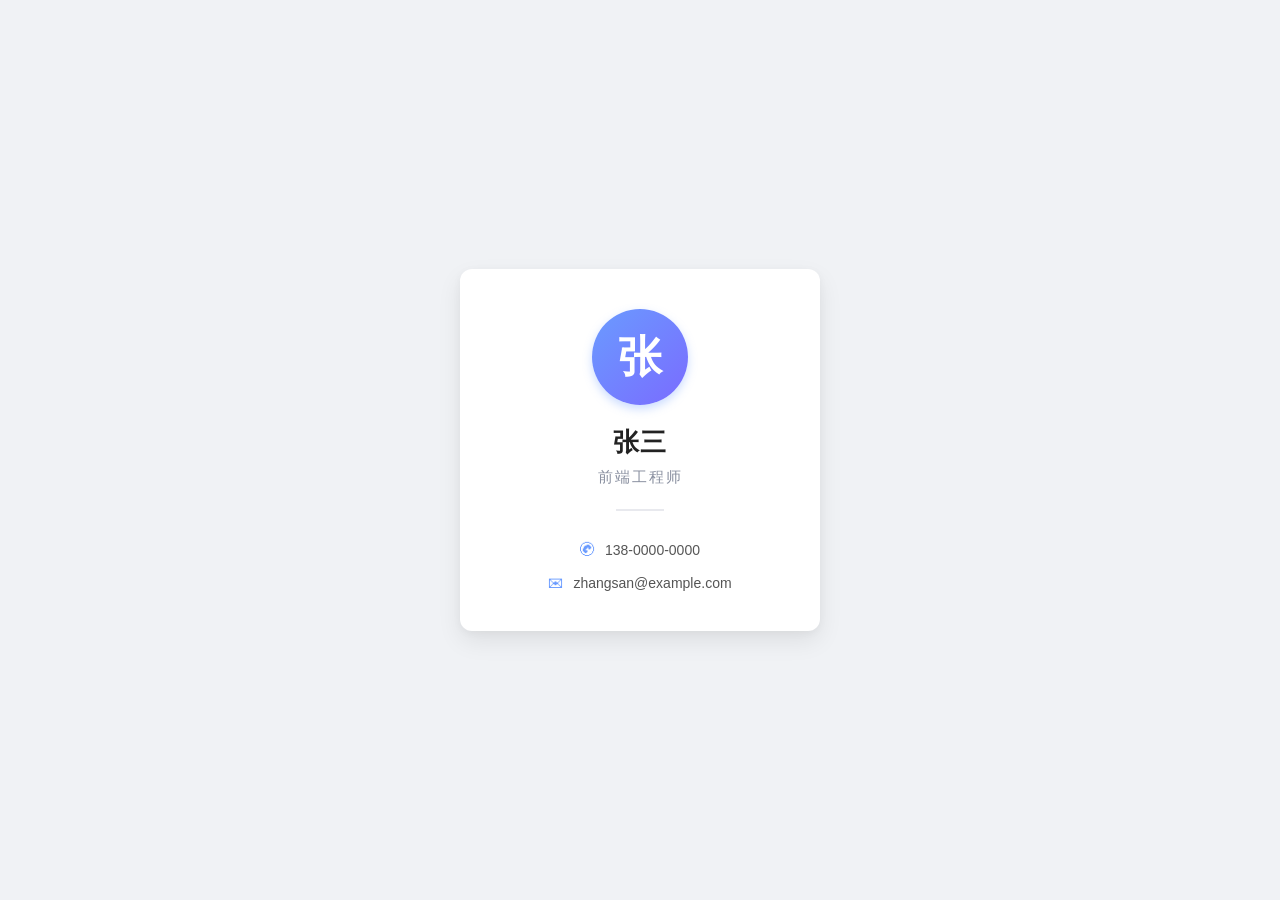
<file: docs/index.html>
<!DOCTYPE html>
<!--
  个人名片 —— 简约风格名片网页
  本项目采用 HTML5 + CSS3 实现，HTML 结构与 CSS 样式分离书写。
  页面结构见本文件，所有样式集中写在同目录下的 style.css 中。
-->
<html lang="zh-CN">
<head>
    <!-- 字符编码设为 UTF-8，避免中文乱码 -->
    <meta charset="UTF-8">
    <!-- 视口设置，适配移动端浏览器 -->
    <meta name="viewport" content="width=device-width, initial-scale=1.0">
    <!-- 页面标题 -->
    <title>个人名片 - 张三</title>
    <!-- 引入外部样式表（样式与结构分离） -->
    <link rel="stylesheet" href="style.css">
</head>
<body>

    <!--
      卡片容器：作为一张居中的名片卡片。
      通过 style.css 中的 flex 布局在视口内水平、垂直居中。
    -->
    <main class="card">

        <!-- 圆形头像：
             默认使用纯 CSS 绘制的圆形占位（显示姓氏首字）。
             如需替换为真实头像，请将下面这个 div 替换为：
             <img class="avatar" src="你的图片路径.jpg" alt="头像">
        -->
        <div class="avatar" aria-label="头像占位">张</div>

        <!-- 姓名 -->
        <h1 class="name">张三</h1>

        <!-- 职位 -->
        <p class="job-title">前端工程师</p>

        <!-- 分隔线，起装饰作用 -->
        <hr class="divider">

        <!-- 联系方式列表 -->
        <ul class="contact">
            <!-- 电话号码 -->
            <li>
                <span class="contact-icon">&#9990;</span> <!-- 电话机符号 -->
                <span>138-0000-0000</span>
            </li>
            <!-- 电子邮箱 -->
            <li>
                <span class="contact-icon">&#9993;</span> <!-- 信封符号 -->
                <span>zhangsan@example.com</span>
            </li>
        </ul>

    </main>

</body>
</html>
</file>
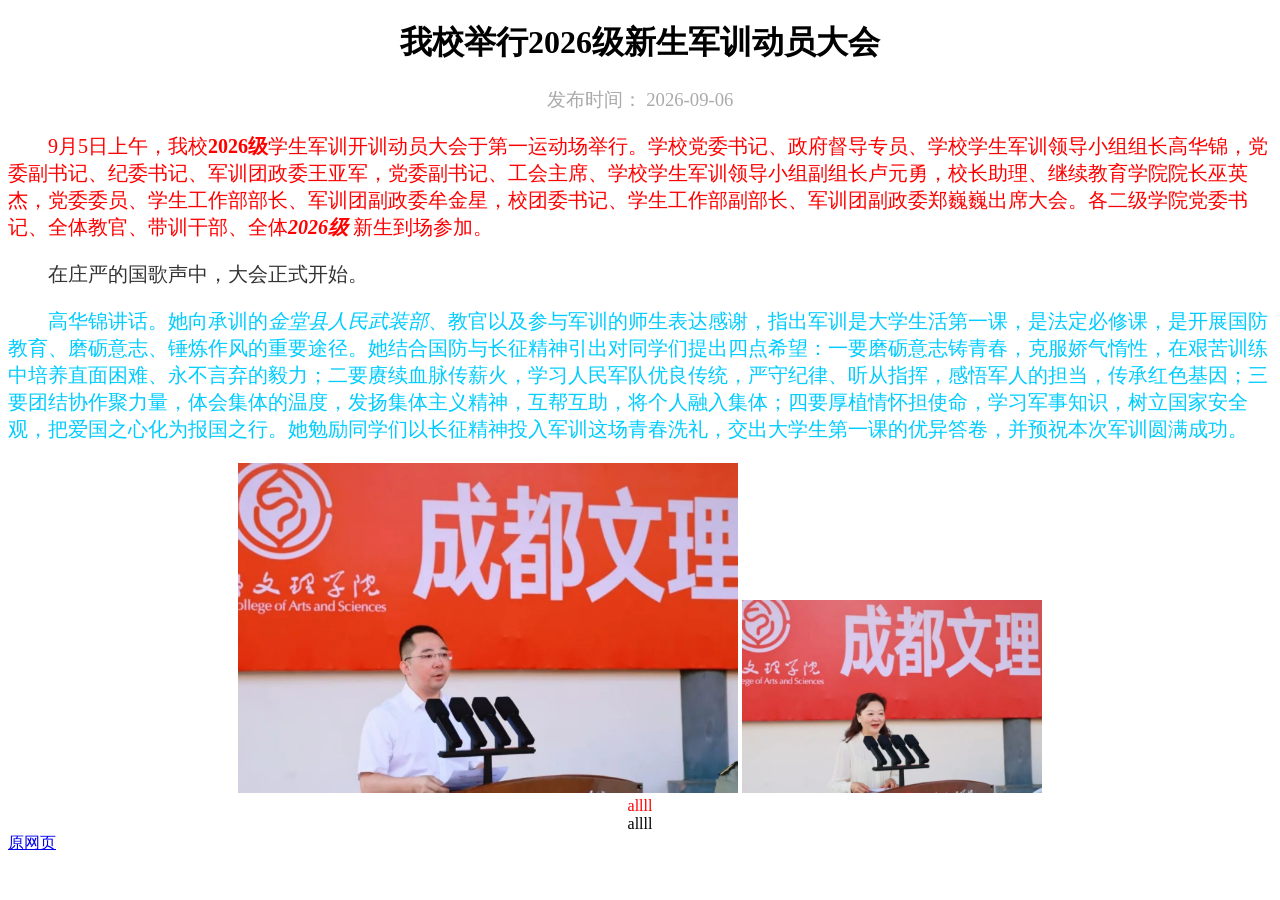
<file: test.html>
<!DOCTYPE html>
<html lang="en">
<head>
    <meta charset="UTF-8">
    <meta name="viewport" content="width=device-width, initial-scale=1.0">
    <title>文理新闻快讯</title>
    <style>
        /*选择器 基础选择器：通配符选择器，标签选择器，类选择器，id选择器 复合选择器：子代选择器，后代选择器，并集选择器*/
        p {
            text-indent: 2em;/* 首行缩进2个字符 */
            font-family: 楷体; /* 字体 */
            font-size: 20px;/* 字号 大小*/
            color: #333;/*颜色*/
        }
        div {
            text-align: center;
        }
        img{
            width: 300px;
        }
        h3{
            color: #aaa;
            font-weight: normal;/*字体粗细：normal-标准，blod-加粗 100-900 400normal，700=bold*/
        }
        .red{
            color: red;
        }
        #blue{
             color: rgb(0,204,255);
        }

    </style>
</head>
<body>
    <!--块级元素：独占一行，可以设置宽高 div/hi~h/p/ul/ol 自动换行 行内元素：一行显示多个,不能显示行高-->
    <!--div-容器（块级容器 span-文本容器 无语义标签-->
    <!--h1-h6 标题标签-->
    <h1 style="text-align: center;">我校举行2026级新生军训动员大会</h1>
    <!--居中style="text-align: center;"-->
    <h3 style="text-align: center;">发布时间： 2026-09-06</h3>
    <!--p 段落标签style="text-indent: 2em;"-->
    <p class="red">9月5日上午，我校<b>2026级</b>学生军训开训动员大会于第一运动场举行。学校党委书记、政府督导专员、学校学生军训领导小组组长高华锦，党委副书记、纪委书记、军训团政委王亚军，党委副书记、工会主席、学校学生军训领导小组副组长卢元勇，校长助理、继续教育学院院长巫英杰，党委委员、学生工作部部长、军训团副政委牟金星，校团委书记、学生工作部副部长、军训团副政委郑巍巍出席大会。各二级学院党委书记、全体教官、带训干部、全体<b><i>2026级</i></b> 新生到场参加。</p>
    <p>在庄严的国歌声中，大会正式开始。</p>
    <p id="blue">高华锦讲话。她向承训的<i>金堂县人民武装部</i>、教官以及参与军训的师生表达感谢，指出军训是大学生活第一课，是法定必修课，是开展国防教育、磨砺意志、锤炼作风的重要途径。她结合国防与长征精神引出对同学们提出四点希望：一要磨砺意志铸青春，克服娇气惰性，在艰苦训练中培养直面困难、永不言弃的毅力；二要赓续血脉传薪火，学习人民军队优良传统，严守纪律、听从指挥，感悟军人的担当，传承红色基因；三要团结协作聚力量，体会集体的温度，发扬集体主义精神，互帮互助，将个人融入集体；四要厚植情怀担使命，学习军事知识，树立国家安全观，把爱国之心化为报国之行。她勉励同学们以长征精神投入军训这场青春洗礼，交出大学生第一课的优异答卷，并预祝本次军训圆满成功。</p>
    <!--img 图形标签 a 超链接标签-->
<div>
    <img src="pc/1790274406753437-1790274428987816.jpg" alt="" style="width: 500px;">
    <!-- 元素style优先级更高 -->
    <img src="pc/1790274406753437-179027442898786.jpg" alt="" width="500px"><br>
    <!-- 优先级低 -->
</div>  
<div class="red">allll</div> 
<div >allll</div> 
<a href="https://www.cdcas.edu.cn/xwgg/wlyw/webinfo/2026/09/1790274406753437.htm"target="_blank">原网页</a>
</body></body>
</html>
</file>
<file: docs/style.css>
/* ==========================================================
   个人名片 —— 外部样式表
   与 index.html 分离书写，通过 <link> 引入。
   包含：居中卡片布局、12px 圆角、柔和阴影、悬停上浮过渡。
   ========================================================== */

/* ---------- 基础重置 ---------- */
/* 统一盒模型，消除浏览器默认边距与内边距 */
* {
    margin: 0;
    padding: 0;
    box-sizing: border-box;
}

/* 页面整体：全屏高度，浅灰色背景，使用 flex 让卡片水平垂直居中 */
body {
    min-height: 100vh;
    display: flex;
    align-items: center;      /* 垂直居中 */
    justify-content: center;  /* 水平居中 */
    background-color: #f0f2f5; /* 简约的浅灰背景色 */
    font-family: "PingFang SC", "Microsoft YaHei", "Helvetica Neue", Arial, sans-serif;
    color: #333;
}

/* ---------- 名片卡片 ---------- */
/* 卡片主体：固定宽度、白色背景、12px 圆角与柔和阴影 */
.card {
    width: 360px;               /* 卡片宽度 */
    padding: 40px 32px 32px;    /* 内边距：上 左右 下 */
    text-align: center;         /* 内容居中对齐 */
    background-color: #ffffff;  /* 纯白背景，突出干净感 */
    border-radius: 12px;        /* 需求：12px 圆角 */
    /* 柔和阴影：多层叠加营造通透、轻盈的效果 */
    box-shadow:
        0 10px 25px rgba(0, 0, 0, 0.08),  /* 中等距离的柔和投影 */
        0 2px 8px  rgba(0, 0, 0, 0.04);   /* 贴近卡片的小阴影，增加层次 */
    /* 过渡动画：悬停上浮时平滑变化（transform 与阴影） */
    transition: transform 0.3s ease, box-shadow 0.3s ease;
}

/* 悬停效果：卡片轻微上浮，并让阴影更强，营造"浮起"感 */
.card:hover {
    transform: translateY(-6px);                 /* 上移 6px，实现轻微上浮 */
    box-shadow:
        0 18px 36px rgba(0, 0, 0, 0.12),         /* 悬停时外层阴影加深 */
        0 4px  12px rgba(0, 0, 0, 0.06);         /* 贴近阴影同步加深 */
}

/* ---------- 圆形头像 ---------- */
/* 默认使用纯 CSS 绘制的圆形占位（显示姓氏首字） */
.avatar {
    width: 96px;                /* 头像宽度 */
    height: 96px;               /* 头像高度 */
    margin: 0 auto 20px;        /* 水平居中，与下方内容留间距 */
    border-radius: 50%;         /* 圆形：完全裁切成正圆 */
    /* 渐变背景色，简约又不单调 */
    background: linear-gradient(135deg, #6a9bff, #7a6bff);
    color: #ffffff;             /* 首字文字颜色 */
    font-size: 44px;            /* 首字字号 */
    font-weight: 600;           /* 加粗 */
    line-height: 96px;          /* 让首字在圆内垂直居中 */
    /* 白色描边，让头像与卡片背景自然区分 */
    box-shadow: 0 4px 10px rgba(106, 155, 255, 0.35);
}

/* 若后续改用 <img> 头像，可补充：
   .avatar { object-fit: cover; } 来裁剪铺满圆形 */

/* ---------- 姓名 ---------- */
.name {
    font-size: 26px;
    font-weight: 600;
    letter-spacing: 1px;
    color: #222;
}

/* ---------- 职位 ---------- */
.job-title {
    margin-top: 8px;            /* 与姓名留间距 */
    font-size: 15px;
    font-weight: 400;
    color: #8a90a0;             /* 弱化的灰色，突出简约层次 */
    letter-spacing: 2px;        /* 加宽字距，更显清爽 */
}

/* ---------- 分隔线 ---------- */
.divider {
    width: 48px;                /* 短线装饰长度 */
    margin: 22px auto;          /* 水平居中，上下留白 */
    border: none;
    border-top: 2px solid #e8e9ee; /* 细腻的浅色横线 */
}

/* ---------- 联系方式列表 ---------- */
/* 去除列表默认圆点与缩进 */
.contact {
    list-style: none;
    margin-top: 4px;
}

/* 每一项联系方式：左右排列，垂直对齐 */
.contact li {
    display: flex;
    align-items: center;        /* 图标与文字垂直居中对齐 */
    justify-content: center;    /* 图标+文字整体水平居中 */
    padding: 8px 0;
    font-size: 14px;
    color: #555;
}

/* 联系方式前的图标 */
.contact-icon {
    margin-right: 10px;         /* 图标与文字间距 */
    font-size: 15px;
    color: #6a9bff;             /* 图标使用品牌色，点亮细节 */
}
</file>
